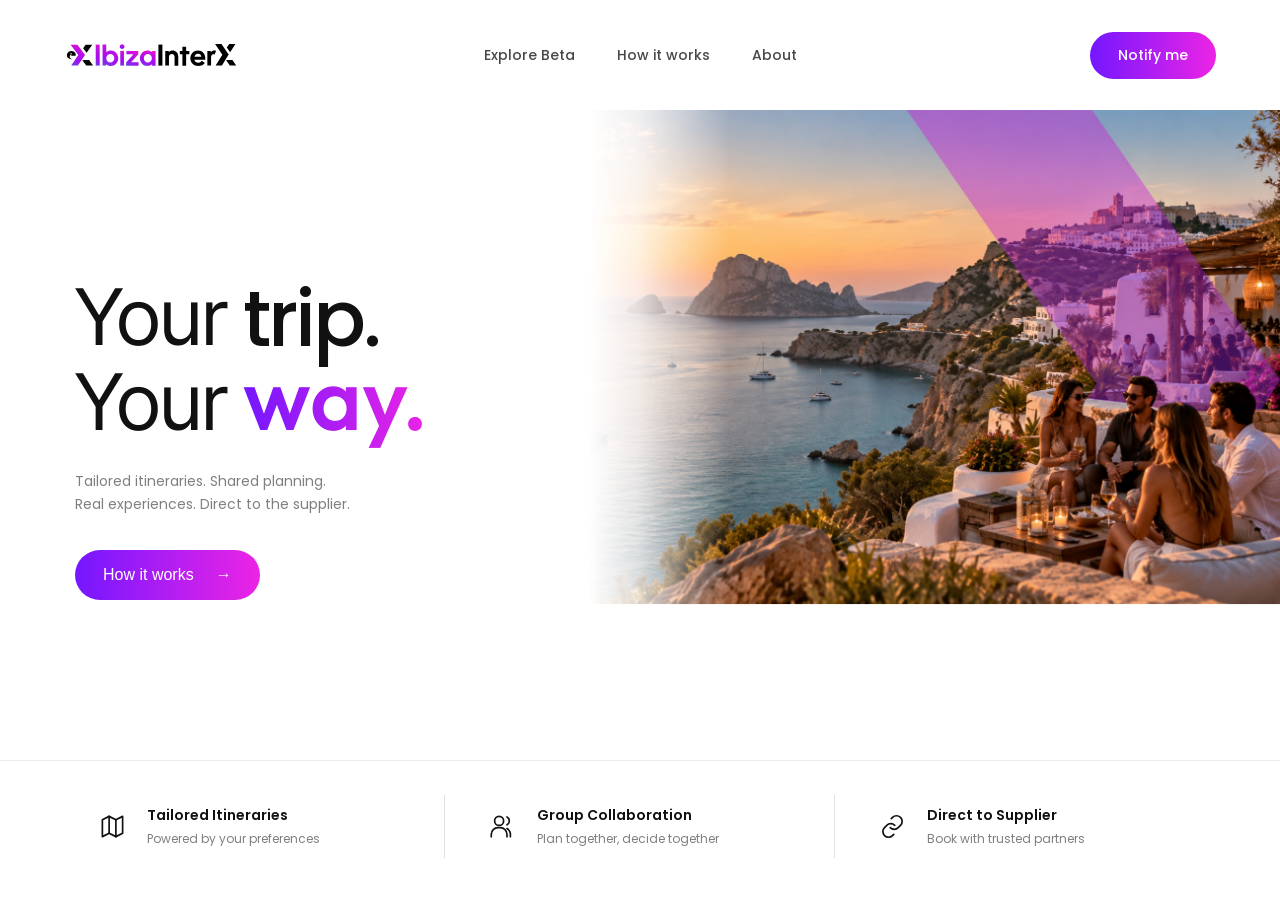
<file: index.html>
<!DOCTYPE html>
<html lang="en">

<head>
  <meta charset="UTF-8">
  <meta name="viewport" content="width=device-width, initial-scale=1.0">

  <title>IbizaInterX — Coming Soon</title>

  <link rel="icon" type="image/png" href="images/favicon-logo-final.png">

  <link rel="preconnect" href="https://fonts.googleapis.com">
  <link rel="preconnect" href="https://fonts.gstatic.com" crossorigin>
  <link href="https://fonts.googleapis.com/css2?family=Poppins:wght@400;500;600&display=swap" rel="stylesheet">
  <link href="https://fonts.googleapis.com/css2?family=Inter+Tight:wght@300;400;600;700&display=swap" rel="stylesheet">
  <link href="https://fonts.googleapis.com/css2?family=Outfit:wght@300;400;600;700&display=swap" rel="stylesheet">
  <link href="https://fonts.googleapis.com/css2?family=Inter:wght@400;500&display=swap" rel="stylesheet">

  <link rel="stylesheet" href="css/style.css">
</head>

<body>

  <div class="home-loader" id="homeLoader">

  <img
    src="images/logo.svg"
    alt="IbizaInterX"
    class="home-loader-logo"
  >

  <div class="home-loader-line">
    <div></div>
  </div>

</div>

<header class="navbar">

  <a href="index.html" class="logo">
    <img src="images/logo.svg" alt="IbizaInterX">
  </a>

  <!-- DESKTOP NAV -->
<nav class="desktop-nav">
  <button type="button" class="beta-link beta-open">
  Explore Beta
</button>

  <a href="how-it-works.html">How it works</a>
  <a href="about.html">About</a>
</nav>

  <button type="button" class="nav-button beta-open">
  Notify me
  </button>

  <!-- MOBILE MENU BUTTON -->
  <button
    class="menu-toggle"
    aria-label="Open menu"
    aria-expanded="false"
  >
    <span></span>
    <span></span>
    <span></span>
  </button>

  <!-- MOBILE DROPDOWN -->
  <div class="mobile-menu">
    <button type="button" class="beta-link beta-open">
  Explore Beta
</button>
    <a href="how-it-works.html">How it works</a>
    <a href="about.html">About</a>

<button
  type="button"
  class="mobile-notify beta-open"
>
  Notify me
</button>
  </div>

</header>

<main class="hero">

  <div class="hero-content">
<h1 class="hero-title">
  <span class="thin">Your</span> <span class="bold">trip.</span><br>
  <span class="thin">Your</span> <span class="gradient-text">way.</span>
</h1>

<p>
  Tailored itineraries. Shared planning.<br>
  Real experiences. Direct to the supplier.
</p>

    <a href="how-it-works.html" class="hero-button">
      How it works
      <span>→</span>
    </a>
  </div>

<div class="hero-image">
  <img src="images/hero.png" alt="Ibiza">
</div>

</main>
<section class="feature-strip">

  <div class="feature-item">
    <div class="feature-icon">
      <svg viewBox="0 0 24 24" aria-hidden="true">
        <path d="M9 18l-6 3V6l6-3 6 3 6-3v15l-6 3-6-3z"></path>
        <path d="M9 3v15"></path>
        <path d="M15 6v15"></path>
      </svg>
    </div>

    <div class="feature-text">
      <h3>Tailored Itineraries</h3>
      <p>Powered by your preferences</p>
    </div>
  </div>


  <div class="feature-item">
    <div class="feature-icon">
      <svg viewBox="0 0 24 24" aria-hidden="true">
        <circle cx="9" cy="7" r="4"></circle>
        <path d="M2 21v-2a6 6 0 0 1 6-6h2a6 6 0 0 1 6 6v2"></path>
        <path d="M16 3.5a4 4 0 0 1 0 7"></path>
        <path d="M19 21v-2a6 6 0 0 0-3-5.2"></path>
      </svg>
    </div>

    <div class="feature-text">
      <h3>Group Collaboration</h3>
      <p>Plan together, decide together</p>
    </div>
  </div>


  <div class="feature-item">
    <div class="feature-icon">
      <svg viewBox="0 0 24 24" aria-hidden="true">
        <path d="M10 13a5 5 0 0 0 7.1 0l2-2a5 5 0 0 0-7.1-7.1l-1.1 1.1"></path>
        <path d="M14 11a5 5 0 0 0-7.1 0l-2 2A5 5 0 0 0 12 20.1l1.1-1.1"></path>
      </svg>
    </div>

    <div class="feature-text">
      <h3>Direct to Supplier</h3>
      <p>Book with trusted partners</p>
    </div>
  </div>

</section>
<div class="beta-modal" id="betaModal">
  <div class="beta-modal-card">

    <button type="button" class="beta-close" id="betaClose">
      ×
    </button>

    <span class="beta-label">IBIZAINTERX BETA</span>

    <h2>Help shape IbizaInterX.</h2>

    <p>
      Join the private beta and test IbizaInterX before launch.
    </p>

    <form class="beta-form">
      <input
        type="email"
        placeholder="Email address"
        required
      >

      <button type="submit">
        Join the beta →
      </button>
    </form>

    <small>
      No spam. Just beta access and important launch updates.
    </small>

  </div>
</div>
  <script src="js/main.js"></script>

</body>

</html>
</file>
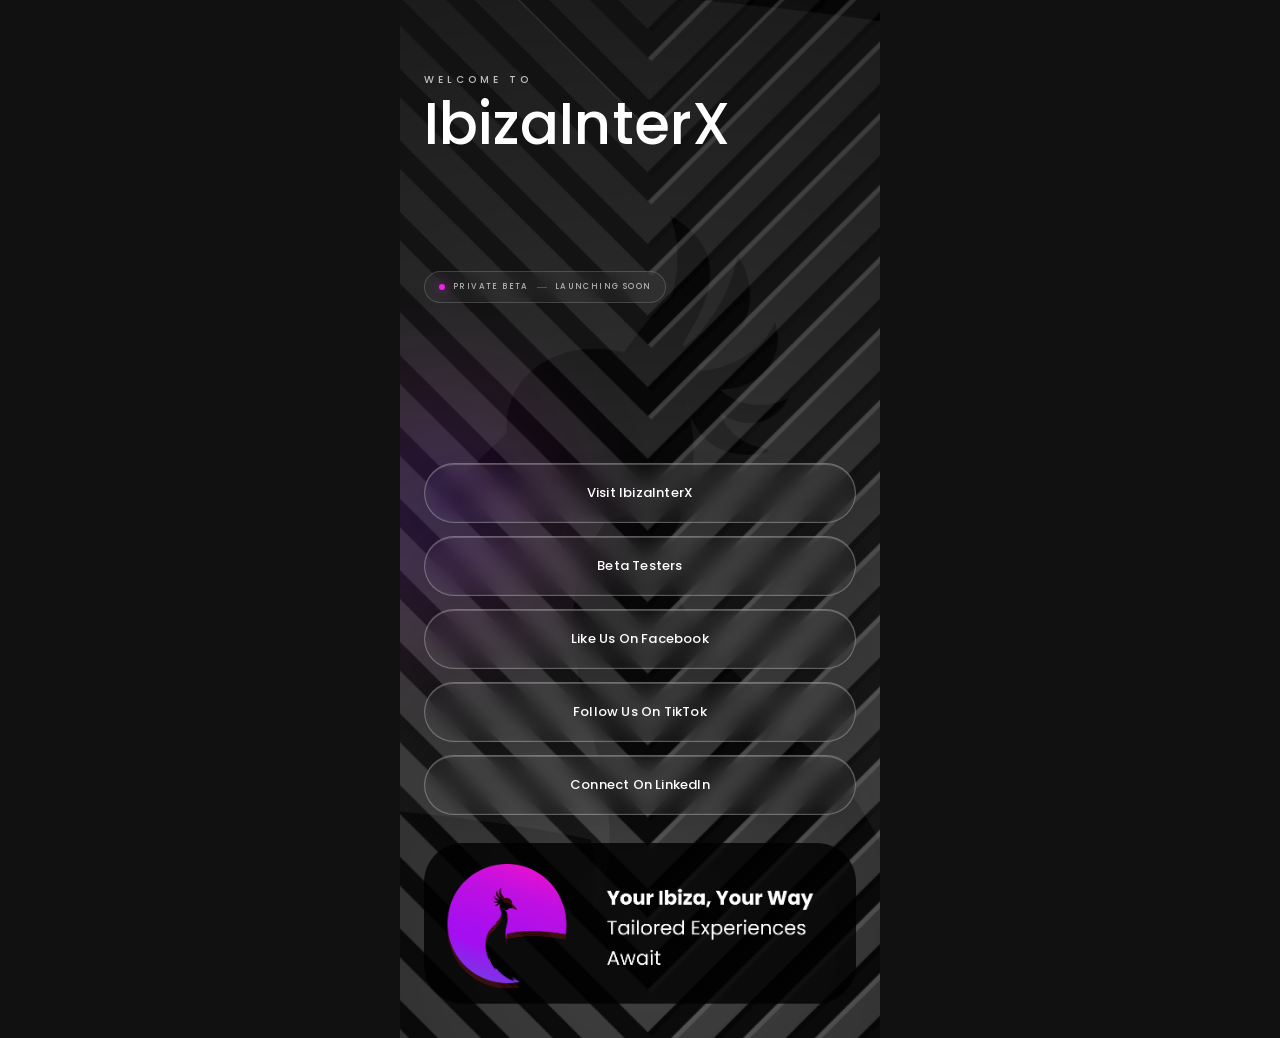
<file: links/index.html>
<!DOCTYPE html>
<html lang="en">

<head>
  <meta charset="UTF-8">
  <meta name="viewport" content="width=device-width, initial-scale=1.0">

  <title>IbizaInterX | Links</title>

  <link rel="icon" type="image/png" href="../images/favicon-logo-final.png">

  <link rel="preconnect" href="https://fonts.googleapis.com">
  <link rel="preconnect" href="https://fonts.gstatic.com" crossorigin>

  <link
    href="https://fonts.googleapis.com/css2?family=Inter+Tight:wght@400;500;600&family=Poppins:wght@400;500;600&display=swap"
    rel="stylesheet"
  >

  <link rel="stylesheet" href="../css/style.css">
</head>

<body class="bio-body">

  <main class="bio-page">

    <div class="bio-loader" id="bioLoader">

  <img
    src="../images/white-logo.svg"
    alt="IbizaInterX"
    class="bio-loader-logo"
  >

  <div class="bio-loader-line">
    <div></div>
  </div>

</div>

    <!-- TOP TEXT -->

    <div class="bio-heading">

      <span>WELCOME TO</span>

      <h1>IbizaInterX</h1>

    </div>

    <div class="bio-status">
  <span class="bio-status-dot"></span>
  PRIVATE BETA
  <span class="bio-status-line"></span>
  LAUNCHING SOON
</div>


    <!-- LINKS -->

    <div class="bio-links">

<a
  href="https://ibizainterx.com"
  class="bio-button"
>
  Visit IbizaInterX

</a>

<button
  type="button"
  class="bio-button beta-open"
>
  Beta Testers
</button>

      <a
        href="https://www.facebook.com/ibizainterxofficial"
        target="_blank"
        rel="noopener"
        class="bio-button"
      >
        Like Us On Facebook

      </a>


      <a
        href="https://www.tiktok.com/@ibizainterx"
        target="_blank"
        rel="noopener"
        class="bio-button"
      >
        Follow Us On TikTok
        
      </a>


      <a
        href="https://www.linkedin.com/company/ibizainterx"
        target="_blank"
        rel="noopener"
        class="bio-button"
      >
        Connect On LinkedIn
        
      </a>

    </div>


    <!-- BOTTOM CARD -->

<div class="bio-bottom">
  <img
    src="../images/bottom-link-in-bio.png"
    alt="IbizaInterX"
  >
</div>

  </main>


  <!-- BETA POPUP -->

  <div class="beta-modal" id="betaModal">

    <div class="beta-modal-card">

      <button
        type="button"
        class="beta-close"
        id="betaClose"
        aria-label="Close"
      >
        ×
      </button>

      <span class="beta-label">
        IBIZAINTERX BETA
      </span>

      <h2>Help shape IbizaInterX.</h2>

      <p>
        Join the private beta and test IbizaInterX before launch.
      </p>

      <form class="beta-form">

        <input
          type="email"
          placeholder="Email address"
          required
        >

        <button type="submit">
          Join the beta →
        </button>

      </form>

      <small>
        No spam. Just beta access and important launch updates.
      </small>

    </div>

  </div>


  <script src="../js/main.js"></script>

</body>

</html>
</file>
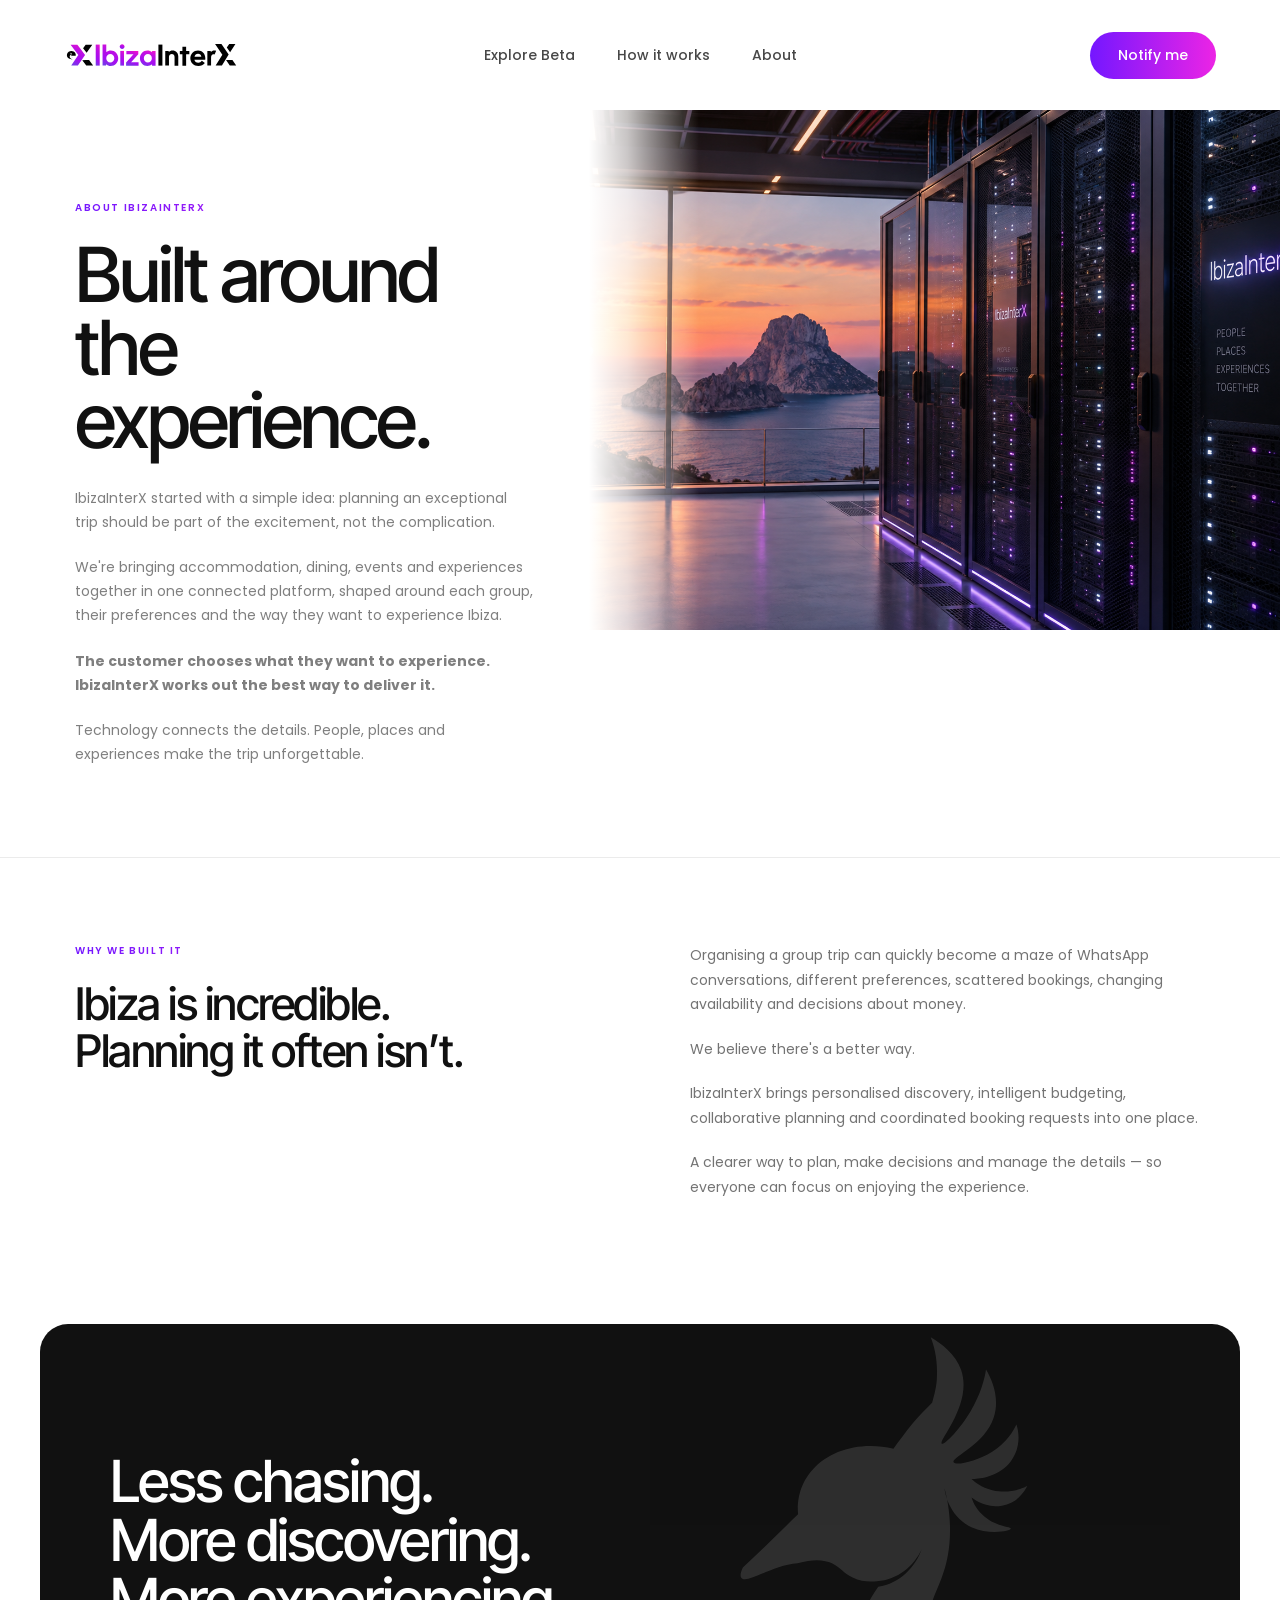
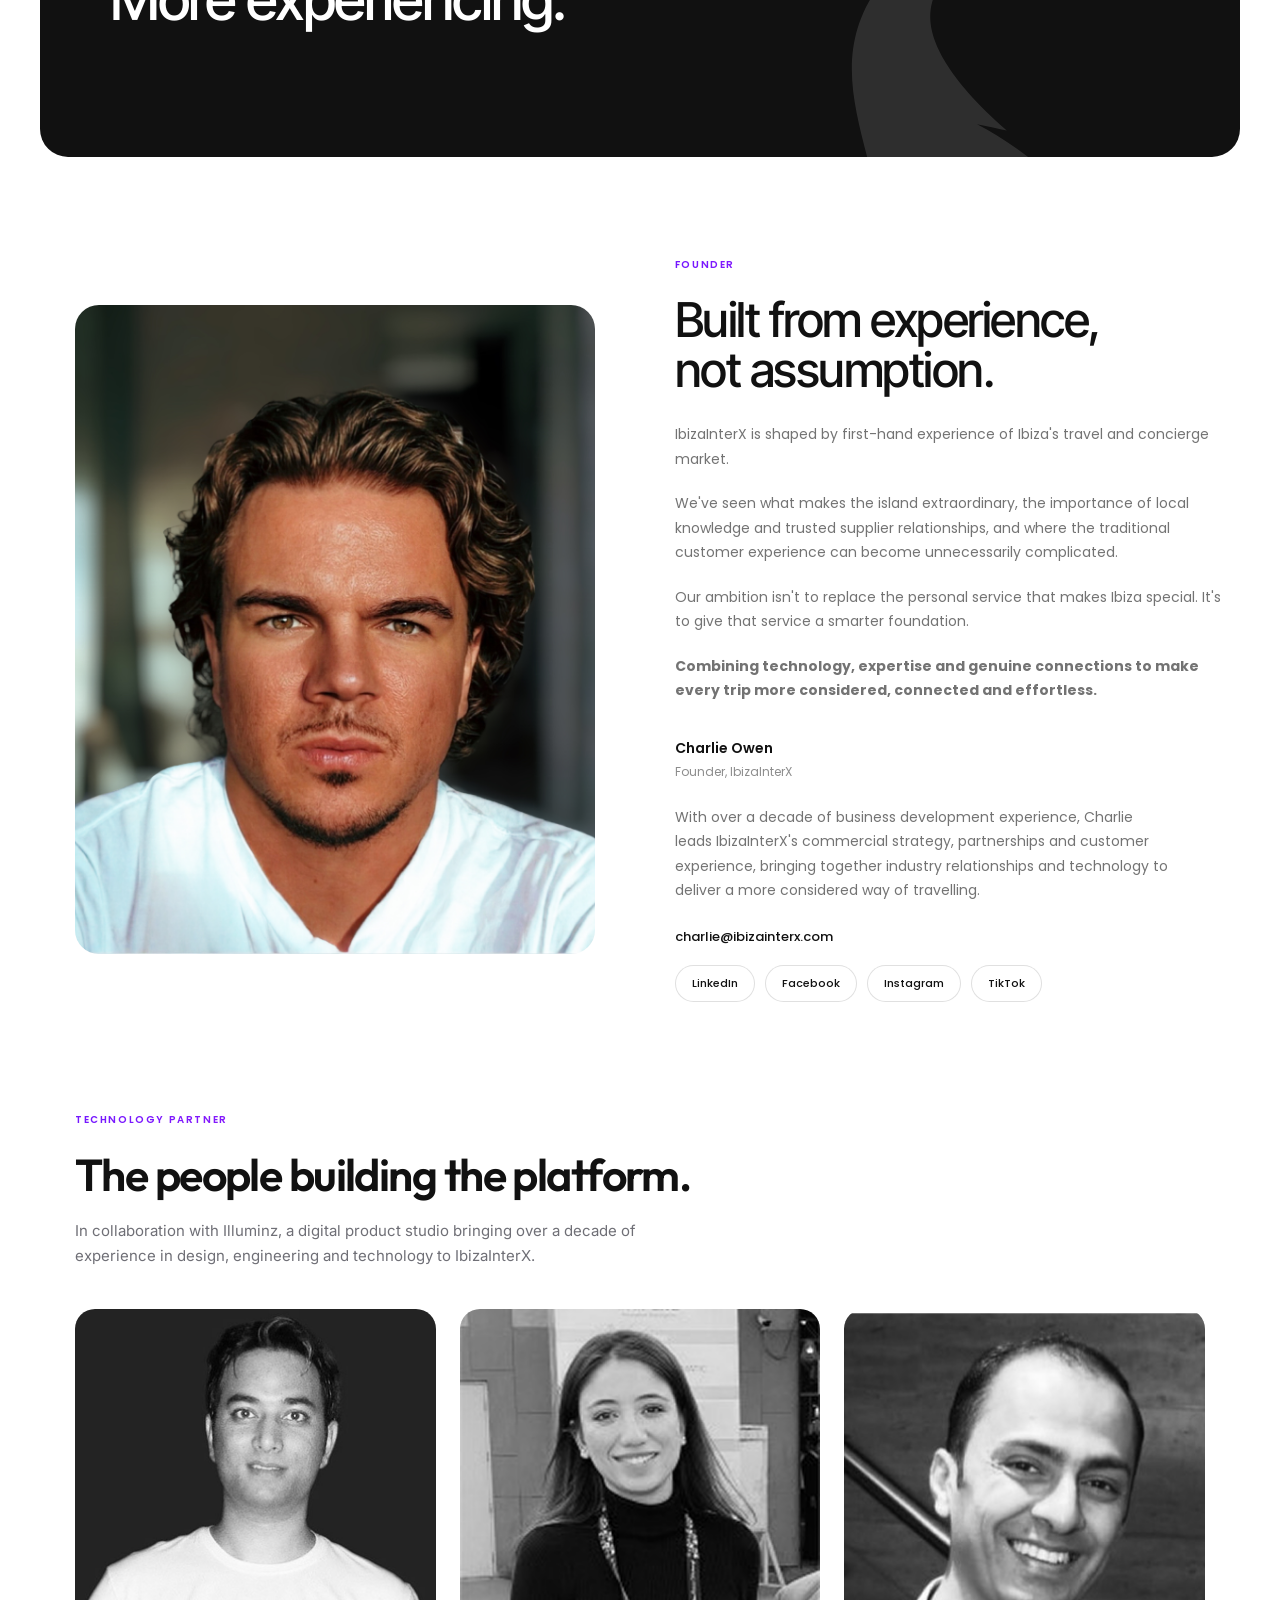
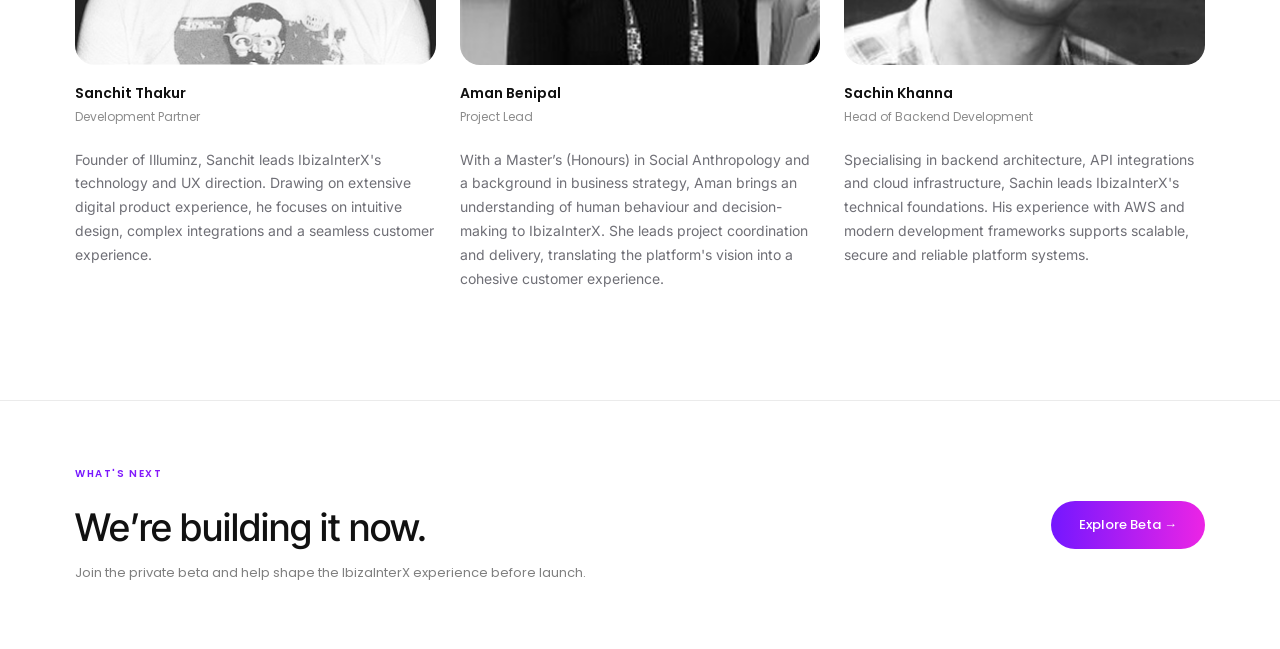
<file: about.html>
<!DOCTYPE html>
<html lang="en">

<head>

  <meta charset="UTF-8">

  <meta
    name="viewport"
    content="width=device-width, initial-scale=1.0"
  >

  <title>About — IbizaInterX</title>

  <link rel="icon" type="image/png" href="images/favicon-logo-final.png">

  <!-- FONTS -->
  <link rel="preconnect" href="https://fonts.googleapis.com">
  <link rel="preconnect" href="https://fonts.gstatic.com" crossorigin>

  <link
    href="https://fonts.googleapis.com/css2?family=Inter:wght@400;500&family=Inter+Tight:wght@300;400;500;600;700&family=Outfit:wght@300;400;500;600;700&family=Poppins:wght@400;500;600&display=swap"
    rel="stylesheet"
  >

  <!-- MAIN CSS — EXISTING STYLESHEET UNCHANGED -->
  <link rel="stylesheet" href="css/style.css">

  <!-- PAGE-SPECIFIC STYLES: FOUNDER SECTION AND GLOBAL CSS REMAIN UNCHANGED -->
  <style>
    /* Give WHY WE BUILT IT the same purple accent as the other eyebrow labels. */
    .about-page .about-story-heading .about-label {
      color: #A307D6;
    }

    /* Consistent spacing between the four About introduction paragraphs. */
    .about-page .about-hero-copy p + p {
      margin-top: 22px;
    }

    /* Extra breathing room after Charlie's job title. */
    .founder-content .founder-short-bio {
      margin: 24px 0 24px;
    }

    /* Same biography typography for the Founder and all Technology Partners. */
    .founder-short-bio {
      max-width: 55ch;
      font-family: 'Inter', sans-serif;
      font-size: 14px;
      line-height: 1.7;
      color: #6f6f76;
    }

    /* The section also has the existing 'founder-section' class in the HTML.
       That reuses the SAME width, horizontal padding, and responsive margins
       as the original Founder section instead of inventing a narrower width. */
    .technology-partner-section {
      display: block;
      box-sizing: border-box;
    }

    .technology-partner-section,
    .technology-partner-section * {
      box-sizing: border-box;
    }

    .technology-partner-heading {
      margin-bottom: 40px;
    }

    .technology-partner-heading h2 {
      margin: 14px 0 0;
      font-family: 'Outfit', sans-serif;
      font-size: clamp(32px, 3.5vw, 48px);
      font-weight: 600;
      line-height: 1.12;
      letter-spacing: -0.035em;
      color: #111111;
    }

    .technology-partner-intro {
      max-width: 70ch;
      margin: 18px 0 0;
      font-family: 'Inter', sans-serif;
      font-size: 15px;
      line-height: 1.7;
      color: #6f6f76;
    }

    .technology-partner-grid {
      display: grid;
      grid-template-columns: repeat(3, minmax(0, 1fr));
      gap: 24px;
    }

    .technology-partner-profile {
      min-width: 0;
    }

    .technology-partner-photo,
    .technology-partner-photo-placeholder {
      display: block;
      width: 100%;
      aspect-ratio: 358 / 353;
      border-radius: 20px;
      object-fit: cover;
      object-position: center;
    }

    .technology-partner-photo {
      filter: grayscale(100%);
    }

    .technology-partner-photo[hidden] {
      display: none;
    }

    .technology-partner-photo-placeholder {
      display: flex;
      align-items: center;
      justify-content: center;
      background: #f2f2f2;
      color: #777777;
      font-family: 'Outfit', sans-serif;
      font-size: 38px;
      font-weight: 500;
    }

    .technology-partner-photo-placeholder[hidden] {
      display: none;
    }

    /* Reuse .founder-name: exact same names and role styling as Charlie's. */
    .technology-partner-profile .founder-name {
      margin-top: 18px;
    }

    .technology-partner-profile .founder-short-bio {
      margin: 22px 0 0;
      max-width: none;
    }

    @media (max-width: 760px) {
      .technology-partner-heading {
        margin-bottom: 28px;
      }

      .technology-partner-grid {
        grid-template-columns: 1fr;
        gap: 40px;
      }
    }
  </style>

</head>


<body>


<!-- =====================================
     HEADER — UNCHANGED
===================================== -->

<header class="navbar">

  <a href="index.html" class="logo">
    <img src="images/logo.svg" alt="IbizaInterX">
  </a>

  <!-- DESKTOP NAV -->
  <nav class="desktop-nav">

    <button
      type="button"
      class="beta-link beta-open"
    >
      Explore Beta
    </button>

    <a href="how-it-works.html">
      How it works
    </a>

    <a href="about.html">
      About
    </a>

  </nav>


  <button type="button" class="nav-button beta-open">
    Notify me
  </button>


  <!-- MOBILE MENU BUTTON -->
  <button
    class="menu-toggle"
    aria-label="Open menu"
    aria-expanded="false"
  >
    <span></span>
    <span></span>
    <span></span>
  </button>


  <!-- MOBILE MENU -->
  <div class="mobile-menu">

    <button
      type="button"
      class="beta-link beta-open"
    >
      Explore Beta
    </button>

    <a href="how-it-works.html">
      How it works
    </a>

    <a href="about.html">
      About
    </a>

    <button
      type="button"
      class="mobile-notify beta-open"
    >
      Notify me
    </button>

  </div>

</header>


<!-- =====================================
     ABOUT PAGE
===================================== -->

<main class="about-page">


  <!-- INTRO — APPROVED COPY -->
  <section class="about-hero">

    <div class="about-hero-copy">

      <span class="about-label">
        ABOUT IBIZAINTERX
      </span>

      <h1>
        Built around the<br>
        experience.
      </h1>

      <p>
        IbizaInterX started with a simple idea: planning an exceptional trip
        should be part of the excitement, not the complication.
      </p>

      <p>
        We're bringing accommodation, dining, events and experiences together
        in one connected platform, shaped around each group, their preferences
        and the way they want to experience Ibiza.
      </p>

      <p>
        <strong>The customer chooses what they want to experience.
        IbizaInterX works out the best way to deliver it.</strong>
      </p>

      <p>
        Technology connects the details. People, places and experiences
        make the trip unforgettable.
      </p>

    </div>


    <div class="about-hero-image">

      <img
        src="images/about-tech-ibiza.png"
        alt="IbizaInterX technology and Ibiza"
      >

    </div>

  </section>


  <!-- WHY WE BUILT IT — APPROVED COPY -->
  <section class="about-story">

    <div class="about-story-heading">

      <span class="about-label">
        WHY WE BUILT IT
      </span>

      <h2>
        Ibiza is incredible.<br>
        Planning it often isn’t.
      </h2>

    </div>


    <div class="about-story-copy">

      <p>
        Organising a group trip can quickly become a maze of WhatsApp
        conversations, different preferences, scattered bookings,
        changing availability and decisions about money.
      </p>

      <p>
        We believe there's a better way.
      </p>

      <p>
        IbizaInterX brings personalised discovery, intelligent budgeting,
        collaborative planning and coordinated booking requests into one place.
      </p>

      <p>
        A clearer way to plan, make decisions and manage the details —
        so everyone can focus on enjoying the experience.
      </p>

    </div>

  </section>


  <!-- BRAND MOMENT — UNCHANGED -->
  <section class="about-statement">

    <div class="about-statement-text">
      <h2>
        Less chasing.<br>
        More discovering.<br>
        More experiencing.
      </h2>
    </div>

    <div class="about-statement-visual">
      <img
        src="images/peacock-head.svg"
        alt=""
        class="about-peacock"
      >
    </div>

  </section>


  <!-- FOUNDER — EXISTING STRUCTURE, APPROVED COPY -->
  <section class="founder-section">

    <div class="founder-image">

      <img
        src="images/profile-photo.jpeg"
        alt="Founder of IbizaInterX"
      >

    </div>


    <div class="founder-content">

      <span class="about-label">
        FOUNDER
      </span>

      <h2>
        Built from experience,<br>
        not assumption.
      </h2>

      <p>
        IbizaInterX is shaped by first-hand experience of Ibiza's travel
        and concierge market.
      </p>

      <p>
        We've seen what makes the island extraordinary, the importance of
        local knowledge and trusted supplier relationships, and where the
        traditional customer experience can become unnecessarily complicated.
      </p>

      <p>
        Our ambition isn't to replace the personal service that makes Ibiza
        special. It's to give that service a smarter foundation.
      </p>

      <p>
        <strong>Combining technology, expertise and genuine connections to make
        every trip more considered, connected and effortless.</strong>
      </p>

      <div class="founder-name">

        <strong>
          Charlie Owen
        </strong>

        <span>
          Founder, IbizaInterX
        </span>

      </div>


      <p class="founder-short-bio">
        With over a decade of business development experience, Charlie leads
        IbizaInterX's commercial strategy, partnerships and customer experience,
        bringing together industry relationships and technology to deliver
        a more considered way of travelling.
      </p>

      <div class="founder-contact">

        <a
          href="mailto:charlie@ibizainterx.com"
          class="founder-email"
        >
          charlie@ibizainterx.com
        </a>


        <div class="founder-socials">

          <a
            href="https://www.linkedin.com/in/charlieowen-commercial/"
            target="_blank"
            rel="noopener"
            class="social-button"
          >
            LinkedIn
          </a>

          <a
            href="https://www.facebook.com/ibizainterxofficial"
            target="_blank"
            rel="noopener"
            class="social-button"
          >
            Facebook
          </a>

          <a
            href="https://www.instagram.com/ibizainterx"
            target="_blank"
            rel="noopener"
            class="social-button"
          >
            Instagram
          </a>

          <a
            href="https://www.tiktok.com/@ibizainterx"
            target="_blank"
            rel="noopener"
            class="social-button"
          >
            TikTok
          </a>

        </div>

      </div>

    </div>

  </section>


  <!-- TECHNOLOGY PARTNER: SAME OUTER CONTAINER AS THE FOUNDER SECTION -->
  <section class="founder-section technology-partner-section" aria-labelledby="technology-partner-title">

    <div class="technology-partner-heading">
      <span class="about-label">TECHNOLOGY PARTNER</span>
      <h2 id="technology-partner-title">The people building the platform.</h2>
      <p class="technology-partner-intro">
        In collaboration with Illuminz, a digital product studio bringing over
        a decade of experience in design, engineering and technology to IbizaInterX.
      </p>
    </div>

    <div class="technology-partner-grid">

      <article class="technology-partner-profile">
        <img
          class="technology-partner-photo"
          src="images/sanchit-thakur.png"
          data-image-basenames="sanchit-thakur"
          alt="Sanchit Thakur"
          loading="lazy"
          decoding="async"
        >
        <div class="technology-partner-photo-placeholder" hidden aria-label="Sanchit Thakur photo unavailable">ST</div>
        <div class="founder-name">
          <strong>Sanchit Thakur</strong>
          <span>Development Partner</span>
        </div>
        <p class="founder-short-bio">
          Founder of Illuminz, Sanchit leads IbizaInterX's technology and UX direction.
          Drawing on extensive digital product experience, he focuses on intuitive
          design, complex integrations and a seamless customer experience.
        </p>
      </article>

      <article class="technology-partner-profile">
        <img
          class="technology-partner-photo"
          src="images/aman-kaur.png"
          data-image-basenames="aman-kaur,aman-benipal"
          alt="Aman Benipal"
          loading="lazy"
          decoding="async"
        >
        <div class="technology-partner-photo-placeholder" hidden aria-label="Aman Benipal photo unavailable">AB</div>
        <div class="founder-name">
          <strong>Aman Benipal</strong>
          <span>Project Lead</span>
        </div>
        <p class="founder-short-bio">
          With a Master’s (Honours) in Social Anthropology and a background in
          business strategy, Aman brings an understanding of human behaviour
          and decision-making to IbizaInterX. She leads project coordination
          and delivery, translating the platform's vision into a cohesive customer experience.
        </p>
      </article>

      <article class="technology-partner-profile">
        <img
          class="technology-partner-photo"
          src="images/sanchin-khanna.png"
          data-image-basenames="sanchin-khanna,sachin-khanna"
          alt="Sachin Khanna"
          loading="lazy"
          decoding="async"
        >
        <div class="technology-partner-photo-placeholder" hidden aria-label="Sachin Khanna photo unavailable">SK</div>
        <div class="founder-name">
          <strong>Sachin Khanna</strong>
          <span>Head of Backend Development</span>
        </div>
        <p class="founder-short-bio">
          Specialising in backend architecture, API integrations and cloud
          infrastructure, Sachin leads IbizaInterX's technical foundations.
          His experience with AWS and modern development frameworks supports
          scalable, secure and reliable platform systems.
        </p>
      </article>

    </div>

  </section>


  <!-- FINAL CTA — UNCHANGED -->
  <section class="about-cta">

    <div>

      <span class="about-label">
        WHAT'S NEXT
      </span>

      <h2>
        We’re building it now.
      </h2>

      <p>
        Join the private beta and help shape the IbizaInterX experience
        before launch.
      </p>

    </div>


    <button
      type="button"
      class="about-beta-button beta-open"
    >
      Explore Beta →
    </button>

  </section>

</main>


<!-- =====================================
     BETA POPUP — UNCHANGED
===================================== -->

<div class="beta-modal" id="betaModal">

  <div class="beta-modal-card">

    <button
      type="button"
      class="beta-close"
      id="betaClose"
      aria-label="Close"
    >
      ×
    </button>

    <span class="beta-label">
      IBIZAINTERX BETA
    </span>

    <h2>
      Help shape IbizaInterX.
    </h2>

    <p>
      Join the private beta and test IbizaInterX before launch.
    </p>

    <form class="beta-form">

      <input
        type="email"
        placeholder="Email address"
        required
      >

      <button type="submit">
        Join the beta →
      </button>

    </form>

    <small>
      No spam. Just beta access and important launch updates.
    </small>

  </div>

</div>


<!-- EXISTING JAVASCRIPT -->
<script src="js/main.js"></script>

<!-- PHOTO FALLBACKS: SUPPORT PNG, WebP, JPEG & AMAN'S OLD/NEW SURNAMES -->
<script>
  document.querySelectorAll('img[data-image-basenames]').forEach(function (photo) {
    const baseNames = photo.dataset.imageBasenames.split(',');
    const extensions = ['png', 'webp', 'jpg', 'jpeg', 'PNG', 'JPG', 'JPEG'];
    const candidates = [];

    baseNames.forEach(function (baseName) {
      extensions.forEach(function (extension) {
        candidates.push('images/' + baseName.trim() + '.' + extension);
      });
    });

    let current = candidates.indexOf(photo.getAttribute('src'));
    if (current < 0) current = 0;

    function tryNextImage() {
      current += 1;
      if (current < candidates.length) {
        photo.src = candidates[current];
      } else {
        photo.hidden = true;
        const placeholder = photo.nextElementSibling;
        if (placeholder) placeholder.hidden = false;
      }
    }

    photo.addEventListener('error', tryNextImage);

    // Also handle images that failed before the listener was attached.
    if (photo.complete && photo.naturalWidth === 0) {
      tryNextImage();
    }
  });
</script>

</body>

</html>
</file>
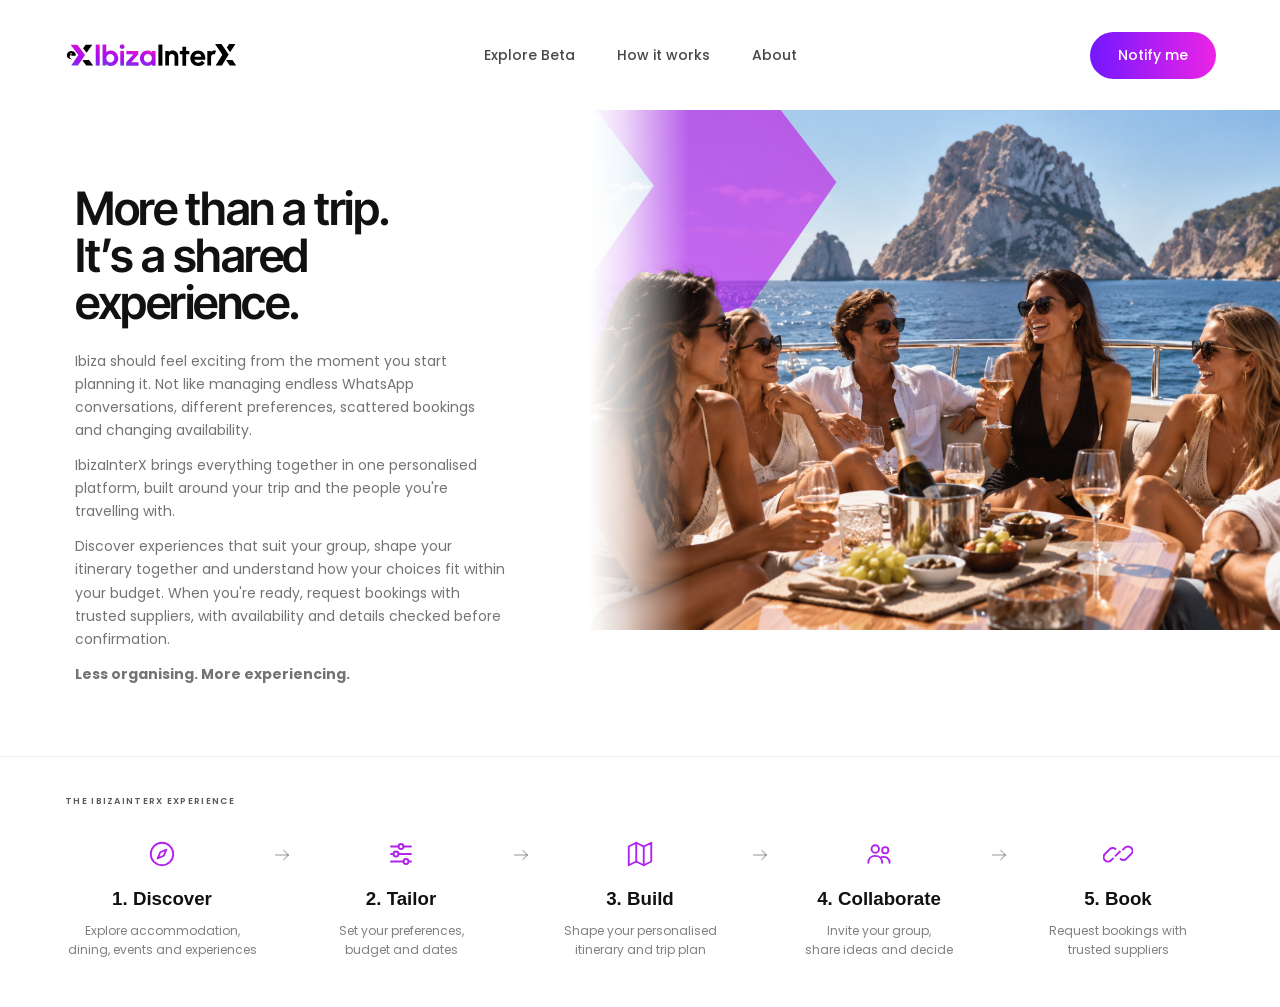
<file: how-it-works.html>
<!DOCTYPE html>
<html lang="en">
<head>
  <meta charset="UTF-8">
  <meta name="viewport" content="width=device-width, initial-scale=1.0">
  <title>How it works — IbizaInterX</title>
  <link rel="icon" type="image/png" href="images/favicon-logo-final.png">

  <!-- FONTS -->
  <link rel="preconnect" href="https://fonts.googleapis.com">
  <link rel="preconnect" href="https://fonts.gstatic.com" crossorigin>
  <link
    href="https://fonts.googleapis.com/css2?family=Inter:wght@400;500&family=Inter+Tight:wght@300;400;500;600;700&family=Outfit:wght@300;400;500;600;700&family=Poppins:wght@400;500;600&display=swap"
    rel="stylesheet"
  >

  <!-- EXISTING SITE STYLES -->
  <link rel="stylesheet" href="css/style.css">

  <!-- HOW IT WORKS: spacing only; preserves the existing design system -->
  <style>
    /* Regular paragraph spacing: keep the original gap after the heading. */
    .how-page .how-hero-content > p {
      margin-bottom: 0;
    }

    .how-page .how-hero-content > p + p {
      margin-top: 12px;
    }

    /* Consistent space between the five step headings and descriptions. */
    .how-page .experience .experience-step h3 {
      margin-bottom: 12px;
    }

    .how-page .experience .experience-step h3 + p {
      margin-top: 0;
    }
  </style>
</head>
<body>

<!-- =====================================
     HEADER — UNCHANGED
===================================== -->
<header class="navbar">
  <a href="index.html" class="logo">
    <img src="images/logo.svg" alt="IbizaInterX">
  </a>

  <!-- DESKTOP NAV -->
  <nav class="desktop-nav">
    <button type="button" class="beta-link beta-open">Explore Beta</button>
    <a href="how-it-works.html">How it works</a>
    <a href="about.html">About</a>
  </nav>

  <button type="button" class="nav-button beta-open">Notify me</button>

  <!-- MOBILE MENU BUTTON -->
  <button class="menu-toggle" aria-label="Open menu" aria-expanded="false">
    <span></span>
    <span></span>
    <span></span>
  </button>

  <!-- MOBILE MENU -->
  <div class="mobile-menu">
    <button type="button" class="beta-link beta-open">Explore Beta</button>
    <a href="how-it-works.html">How it works</a>
    <a href="about.html">About</a>
    <button type="button" class="mobile-notify beta-open">Notify me</button>
  </div>
</header>

<!-- =====================================
     HOW IT WORKS
===================================== -->
<main class="how-page">

  <!-- HERO -->
  <section class="how-hero">
    <div class="how-hero-content">
      <h1>
        More than a trip.<br>
        It’s a shared experience.
      </h1>

      <p>
        Ibiza should feel exciting from the moment you start planning it.
        Not like managing endless WhatsApp conversations, different preferences,
        scattered bookings and changing availability.
      </p>

      <p>
        IbizaInterX brings everything together in one personalised platform,
        built around your trip and the people you're travelling with.
      </p>

      <p>
        Discover experiences that suit your group, shape your itinerary together
        and understand how your choices fit within your budget. When you're ready,
        request bookings with trusted suppliers, with availability and details
        checked before confirmation.
      </p>

      <p><strong>Less organising. More experiencing.</strong></p>
    </div>

    <div class="how-hero-image">
      <img src="images/hero-2.png" alt="Ibiza experience">
    </div>
  </section>

  <!-- =====================================
       EXPERIENCE — SAME FIVE-STEP LAYOUT
  ===================================== -->
  <section class="experience" id="experience">
    <span class="experience-label">THE IBIZAINTERX EXPERIENCE</span>

    <div class="experience-steps">
      <!-- 1. DISCOVER -->
      <div class="experience-step">
        <div class="step-icon">
          <svg viewBox="0 0 24 24" aria-hidden="true">
            <circle cx="12" cy="12" r="9"></circle>
            <path d="M15.5 8.5L13.4 13.4L8.5 15.5L10.6 10.6L15.5 8.5Z"></path>
          </svg>
        </div>
        <h3><span>1.</span> Discover</h3>
        <p>Explore accommodation,<br>dining, events and experiences</p>
      </div>

      <div class="step-arrow">
        <svg viewBox="0 0 24 24" aria-hidden="true">
          <path d="M5 12H19"></path>
          <path d="M14 7L19 12L14 17"></path>
        </svg>
      </div>

      <!-- 2. TAILOR -->
      <div class="experience-step">
        <div class="step-icon">
          <svg viewBox="0 0 24 24" aria-hidden="true">
            <path d="M4 6H10"></path>
            <path d="M14 6H20"></path>
            <circle cx="12" cy="6" r="2"></circle>
            <path d="M4 12H6"></path>
            <path d="M10 12H20"></path>
            <circle cx="8" cy="12" r="2"></circle>
            <path d="M4 18H14"></path>
            <path d="M18 18H20"></path>
            <circle cx="16" cy="18" r="2"></circle>
          </svg>
        </div>
        <h3><span>2.</span> Tailor</h3>
        <p>Set your preferences,<br>budget and dates</p>
      </div>

      <div class="step-arrow">
        <svg viewBox="0 0 24 24" aria-hidden="true">
          <path d="M5 12H19"></path>
          <path d="M14 7L19 12L14 17"></path>
        </svg>
      </div>

      <!-- 3. BUILD -->
      <div class="experience-step">
        <div class="step-icon">
          <svg viewBox="0 0 24 24" aria-hidden="true">
            <path d="M3 6L9 3L15 6L21 3V18L15 21L9 18L3 21V6Z"></path>
            <path d="M9 3V18"></path>
            <path d="M15 6V21"></path>
          </svg>
        </div>
        <h3><span>3.</span> Build</h3>
        <p>Shape your personalised<br>itinerary and trip plan</p>
      </div>

      <div class="step-arrow">
        <svg viewBox="0 0 24 24" aria-hidden="true">
          <path d="M5 12H19"></path>
          <path d="M14 7L19 12L14 17"></path>
        </svg>
      </div>

      <!-- 4. COLLABORATE -->
      <div class="experience-step">
        <div class="step-icon">
          <svg viewBox="0 0 24 24" aria-hidden="true">
            <circle cx="9" cy="8" r="3"></circle>
            <circle cx="17" cy="9" r="2.5"></circle>
            <path d="M3.5 19C3.5 15.7 5.8 13.5 9 13.5C12.2 13.5 14.5 15.7 14.5 19"></path>
            <path d="M14 14.5C17.8 13.7 20.5 15.6 20.5 19"></path>
          </svg>
        </div>
        <h3><span>4.</span> Collaborate</h3>
        <p>Invite your group,<br>share ideas and decide</p>
      </div>

      <div class="step-arrow">
        <svg viewBox="0 0 24 24" aria-hidden="true">
          <path d="M5 12H19"></path>
          <path d="M14 7L19 12L14 17"></path>
        </svg>
      </div>

      <!-- 5. BOOK -->
      <div class="experience-step">
        <div class="step-icon">
          <svg viewBox="0 0 24 24" aria-hidden="true">
            <path d="M10 13.5L13.5 10"></path>
            <path d="M8 15.5L6.5 17A3.5 3.5 0 0 1 1.5 12L5 8.5A3.5 3.5 0 0 1 10 8"></path>
            <path d="M14 16A3.5 3.5 0 0 0 19 15.5L22.5 12A3.5 3.5 0 0 0 17.5 7L16 8.5"></path>
          </svg>
        </div>
        <h3><span>5.</span> Book</h3>
        <p>Request bookings with<br>trusted suppliers</p>
      </div>
    </div>
  </section>
</main>

<!-- =====================================
     BETA POPUP — UNCHANGED
===================================== -->
<div class="beta-modal" id="betaModal">
  <div class="beta-modal-card">
    <button type="button" class="beta-close" id="betaClose" aria-label="Close">×</button>
    <span class="beta-label">IBIZAINTERX BETA</span>
    <h2>Help shape IbizaInterX.</h2>
    <p>Join the private beta and test IbizaInterX before launch.</p>
    <form class="beta-form">
      <input type="email" placeholder="Email address" required>
      <button type="submit">Join the beta →</button>
    </form>
    <small>No spam. Just beta access and important launch updates.</small>
  </div>
</div>

<!-- JAVASCRIPT -->
<script src="js/main.js"></script>
</body>
</html>
</file>
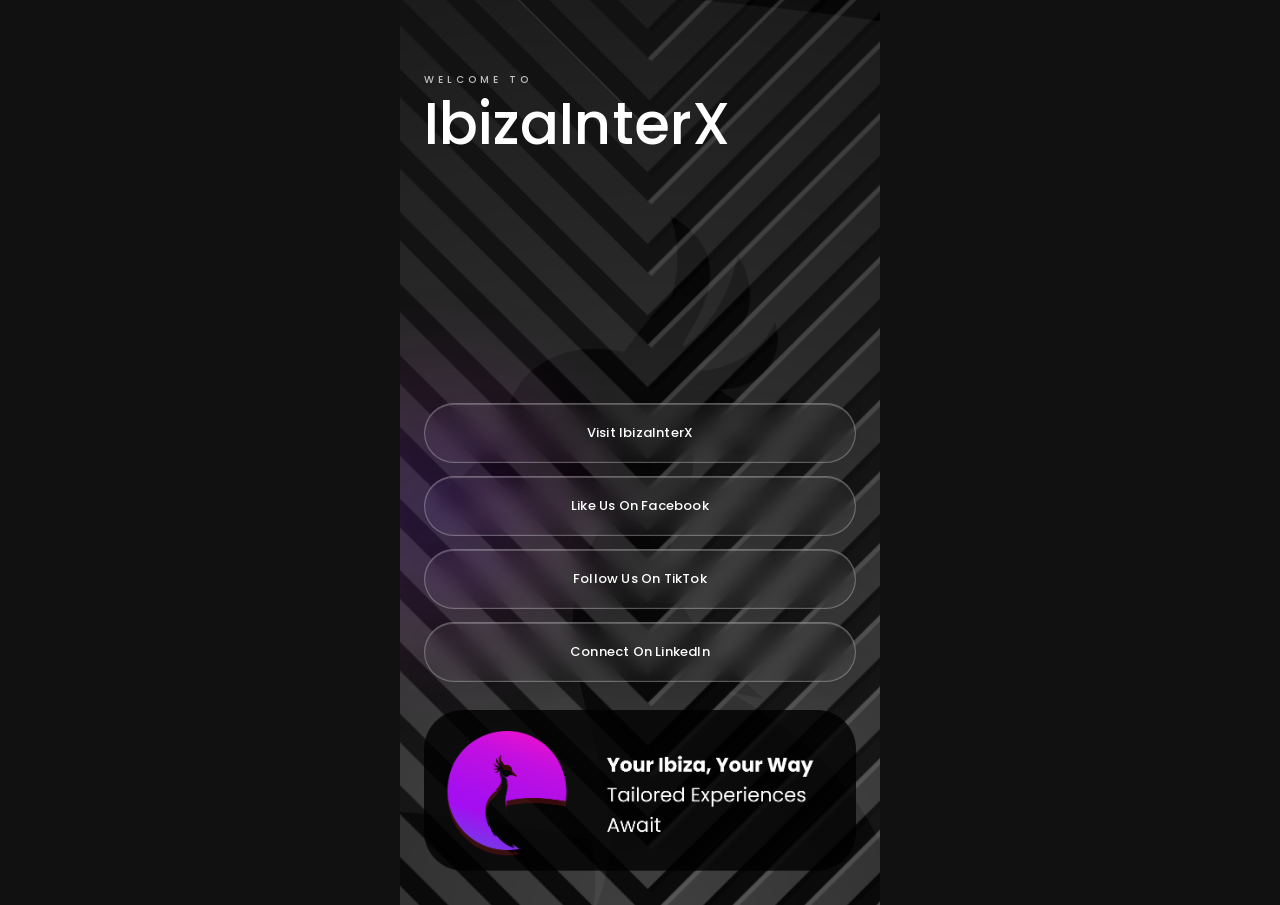
<file: links.html>
<!DOCTYPE html>
<html lang="en">

<head>
  <meta charset="UTF-8">
  <meta name="viewport" content="width=device-width, initial-scale=1.0">

  <title>IbizaInterX | Links</title>

  <link rel="icon" type="image/png" href="images/favicon-logo-final.png">

  <link rel="preconnect" href="https://fonts.googleapis.com">
  <link rel="preconnect" href="https://fonts.gstatic.com" crossorigin>

  <link
    href="https://fonts.googleapis.com/css2?family=Inter+Tight:wght@400;500;600&family=Poppins:wght@400;500;600&display=swap"
    rel="stylesheet"
  >

  <link rel="stylesheet" href="css/style.css">
</head>

<body class="bio-body">

  <main class="bio-page">

    <!-- TOP TEXT -->

    <div class="bio-heading">

      <span>WELCOME TO</span>

      <h1>IbizaInterX</h1>

    </div>


    <!-- LINKS -->

    <div class="bio-links">

<a
  href="https://ibizainterx.com"
  class="bio-button"
>
  Visit IbizaInterX

</a>


      <a
        href="https://www.facebook.com/ibizainterxofficial"
        target="_blank"
        rel="noopener"
        class="bio-button"
      >
        Like Us On Facebook

      </a>


      <a
        href="https://www.tiktok.com/@ibizainterx"
        target="_blank"
        rel="noopener"
        class="bio-button"
      >
        Follow Us On TikTok
        
      </a>


      <a
        href="https://www.linkedin.com/company/ibizainterx"
        target="_blank"
        rel="noopener"
        class="bio-button"
      >
        Connect On LinkedIn
        
      </a>

    </div>


    <!-- BOTTOM CARD -->

<div class="bio-bottom">
  <img
    src="images/bottom-link-in-bio.png"
    alt="IbizaInterX"
  >
</div>

  </main>


  <!-- BETA POPUP -->

  <div class="beta-modal" id="betaModal">

    <div class="beta-modal-card">

      <button
        type="button"
        class="beta-close"
        id="betaClose"
        aria-label="Close"
      >
        ×
      </button>

      <span class="beta-label">
        IBIZAINTERX BETA
      </span>

      <h2>Help shape IbizaInterX.</h2>

      <p>
        Join the private beta and test IbizaInterX before launch.
      </p>

      <form class="beta-form">

        <input
          type="email"
          placeholder="Email address"
          required
        >

        <button type="submit">
          Join the beta →
        </button>

      </form>

      <small>
        No spam. Just beta access and important launch updates.
      </small>

    </div>

  </div>


  <script src="js/main.js"></script>

</body>

</html>
</file>
<file: css/style.css>
.logo img {
  width: 155px;
  height: auto;
  display: block;
}
* {
  margin: 0;
  padding: 0;
  box-sizing: border-box;
}

body {
  font-family: Arial, Helvetica, sans-serif;
  background: #ffffff;
  color: #111;
}

.navbar {
  width: 100%;
  height: 110px;
  display: grid;
  grid-template-columns: 1fr auto 1fr;
  align-items: center;
  padding: 0 64px;
  background: #ffffff;
  position: relative;
  z-index: 10;
}

.logo {
  justify-self: start;
}

.logo img {
  width: 175px;
  height: auto;
  display: block;
}

.navbar nav {
  justify-self: center;
  display: flex;
  align-items: center;
  gap: 42px;
}

.navbar nav a {
  font-family: "Poppins", sans-serif;
  font-size: 14px;
  font-weight: 500;
  color: rgba(0, 0, 0, 0.72);
  text-decoration: none;
}

.nav-button {
  justify-self: end;
  font-family: "Poppins", sans-serif;
  font-size: 14px;
  font-weight: 500;
  color: #ffffff;
  text-decoration: none;
  padding: 13px 28px;
  border-radius: 999px;
  background: linear-gradient(90deg, #7417ff, #ec24e5);
    border: none;
    cursor: pointer;
}

.nav-button:hover {
  transform: translateY(-1px);
}
.hero {
  width: 100%;
  max-width: 1600px;
  margin: 0 auto;

  display: grid;
  grid-template-columns: 46% 54%;
}
@media (max-width: 1200px) {
  .hero {
    grid-template-columns: 48% 52%;
  }

  .hero-title {
    font-size: 68px;
  }
}

.hero-content {
  padding: 90px 40px 80px 75px;
  display: flex;
  flex-direction: column;
  justify-content: center;
}

.hero-title {
  font-size: 78px;
  line-height: 0.95;
  margin-bottom: 30px;
}

.hero-title .thin {
  font-family: "Inter Tight", sans-serif;
  font-weight: 400;
  letter-spacing: 0px;
}

.hero-title .bold {
  font-family: "Poppins", sans-serif;
  font-weight: 500;
  letter-spacing: -3px;
  position: relative;
  top: 1px;
}

.hero-title .gradient-text {
  font-family: "Outfit", sans-serif;
  font-weight: 550;
  font-size: 1.14em;
  letter-spacing: 0;
  position: relative;
  top: 0.1px;

  background: linear-gradient(90deg, #7417ff, #ec24e5);
  -webkit-background-clip: text;
  -webkit-text-fill-color: transparent;
  background-clip: text;
  color: transparent;
  vertical-align: baseline;
}

.hero-title .bold,
.hero-title .gradient-text {
  margin-left: -6px;
}
.hero-content p {
  font-family: "Poppins", sans-serif;
  font-size: 14px;
  font-weight: 400;
  line-height: 1.6;
  color: rgba(0, 0, 0, 0.5);
  margin-bottom: 35px;
}

.hero-button {
  width: fit-content;
  display: flex;
  align-items: center;
  gap: 22px;
  padding: 16px 28px;
  border-radius: 30px;
  background: linear-gradient(90deg, #7417ff, #ec24e5);
  color: white;
  text-decoration: none;
}

.hero-image {
  position: relative;
  height: 650px;
  overflow: hidden;
}

.hero-image img {
  width: 100%;
  height: 100%;
  object-fit: cover;
  object-position: center top;
  display: block;
}
.hero-image::before {
  content: "";
  position: absolute;
  top: 0;
  left: 0;
  width: 140px;
  height: 100%;
  background: linear-gradient(
    to right,
    #ffffff 0%,
    rgba(255, 255, 255, 0.8) 35%,
    rgba(255, 255, 255, 0) 100%
  );
  z-index: 2;
  pointer-events: none;
}
/* -------------------------
   LAPTOP
------------------------- */

@media (max-width: 1200px) {

  .navbar {
    padding: 0 40px;
  }

  .logo img {
    width: 155px;
  }

  .navbar nav {
    gap: 30px;
  }

  .hero {
    grid-template-columns: 48% 52%;
  }

  .hero-content {
    padding: 70px 30px 70px 50px;
  }

  .hero-title {
    font-size: 68px;
  }

  .hero-content p {
    font-size: 15px;
  }
}


/* -------------------------
   TABLET / MOBILE
------------------------- */

@media (max-width: 800px) {

  .hero {
    display: flex;
    flex-direction: column;
    width: 100%;
  }

  .hero-image {
    order: 1;
    width: 100%;
    height: auto;
    min-height: 0;
    overflow: hidden;
  }

  .hero-image img {
    width: 100%;
    height: auto;
    min-height: 0;
    object-fit: contain;
    display: block;
  }

  .hero-content {
    order: 2;
    width: 100%;
    padding: 45px 24px 55px;
  }

  .hero-title {
    font-size: 58px;
  }
}

  .hero-content p {
    font-size: 14px;
    line-height: 1.6;
  }

  .hero-image {
    width: 100%;
    overflow: hidden;
  }

  .hero-image img {
    width: 100%;
    height: auto;
    display: block;
  }

  .about-statement-visual {
  display: none;
  }


/* -------------------------
   SMALL PHONES
------------------------- */

@media (max-width: 480px) {


  .navbar {
    padding: 0 18px;
  }

  .logo img {
    width: 125px;
  }

  .nav-button {
    padding: 9px 16px;
    font-size: 12px;
  }

  .hero-content {
    padding: 55px 20px 42px;
  }

  .hero-title {
    font-size: 50px;
  }

  .hero-content p {
    font-size: 13px;
  }
}
/* HAMBURGER - hidden on desktop */

.menu-toggle {
  display: none;
  width: 42px;
  height: 42px;
  border: none;
  background: transparent;
  cursor: pointer;
  padding: 8px;
}

.menu-toggle span {
  display: block;
  width: 24px;
  height: 2px;
  margin: 5px auto;
  background: #111;
  border-radius: 10px;
}


/* MOBILE MENU - hidden on desktop */

.mobile-menu {
  display: none;
}


/* MOBILE HEADER */

@media (max-width: 800px) {

  .navbar {
    height: 82px;
    padding: 0 22px;

    display: grid;
    grid-template-columns: 1fr auto;

    position: relative;
    background: #ffffff;
    z-index: 100;
  }

  .logo img {
    width: 140px;
  }

  .desktop-nav {
    display: none;
  }

  .navbar > .nav-button {
    display: none;
  }

  .menu-toggle {
    display: block;
    justify-self: end;
  }

  .mobile-menu {
    position: absolute;

    top: 82px;
    left: 0;
    right: 0;

    background: #ffffff;

    padding: 25px 22px 30px;

    flex-direction: column;
    gap: 22px;

    border-top: 1px solid rgba(0, 0, 0, 0.08);

    box-shadow: 0 15px 30px rgba(0, 0, 0, 0.08);
  }

  .mobile-menu.open {
    display: flex;
  }

  .mobile-menu a {
    font-family: "Poppins", sans-serif;
    font-size: 15px;
    font-weight: 500;

    color: #111;
    text-decoration: none;
  }

  .mobile-notify {
    width: fit-content;

    padding: 12px 24px;
    border-radius: 999px;

    color: white !important;

    background: linear-gradient(
      90deg,
      #7417ff,
      #ec24e5
    );
  }
}
@media (max-width: 800px) {

  .navbar .desktop-nav {
    display: none !important;
  }

  .navbar > .nav-button {
    display: none !important;
  }

  .menu-toggle {
    display: block;
  }
}
.feature-strip {
  width: 100%;
  max-width: 1600px;
  margin: 0 auto;

  display: grid;
  grid-template-columns: repeat(3, 1fr);

  padding: 34px 55px;
  background: #ffffff;

  border-top: 1px solid rgba(0, 0, 0, 0.08);
}

.feature-item {
  display: flex;
  align-items: center;
  gap: 18px;

  padding: 10px 40px;
}

.feature-item:not(:last-child) {
  border-right: 1px solid rgba(0, 0, 0, 0.12);
}

.feature-icon {
  flex-shrink: 0;

  width: 34px;
  height: 34px;

  display: flex;
  align-items: center;
  justify-content: center;
}

.feature-icon svg {
  width: 27px;
  height: 27px;

  fill: none;
  stroke: #111;
  stroke-width: 1.5;
  stroke-linecap: round;
  stroke-linejoin: round;
}

.feature-text h3 {
  font-family: "Poppins", sans-serif;
  font-size: 14px;
  font-weight: 600;
  color: #111;

  margin: 0 0 4px;
}

.feature-text p {
  font-family: "Poppins", sans-serif;
  font-size: 12px;
  font-weight: 400;

  color: rgba(0, 0, 0, 0.5);
  margin: 0;
}

@media (max-width: 800px) {

  .feature-strip {
    grid-template-columns: 1fr;
    padding: 15px 24px 30px;
  }

  .feature-item {
    padding: 22px 0;
  }

  .feature-item:not(:last-child) {
    border-right: none;
    border-bottom: 1px solid rgba(0, 0, 0, 0.1);
  }

}
.beta-link {
  font-family: "Poppins", sans-serif;
  font-size: 14px;
  font-weight: 500;
  color: rgba(0, 0, 0, 0.72);
  border: 0;
  background: transparent;
  padding: 0;
  cursor: pointer;
}

.beta-modal {
  position: fixed;
  inset: 0;
  display: none;
  align-items: center;
  justify-content: center;
  padding: 24px;
  background: rgba(0, 0, 0, 0.42);
  backdrop-filter: blur(8px);
  z-index: 9999;
}

.beta-modal.open {
  display: flex;
}

.beta-modal-card {
  position: relative;
  overflow: hidden;

  width: 100%;
  max-width: 480px;
  padding: 48px;

  background: rgba(255, 255, 255, 0.58);

  backdrop-filter: blur(22px) saturate(145%);
  -webkit-backdrop-filter: blur(22px) saturate(145%);

  border: 1px solid rgba(255, 255, 255, 0.65);
  border-radius: 28px;

  box-shadow:
    0 30px 80px rgba(0, 0, 0, 0.16),
    inset 0 1px 0 rgba(255, 255, 255, 0.9),
    inset 0 -1px 0 rgba(255, 255, 255, 0.25);

  z-index: 1;
}

.beta-modal-card::before {
  content: "";
  position: absolute;
  inset: 0;
  border-radius: inherit;

  background:
    linear-gradient(
      -45deg,
      rgba(116, 23, 255, 0.18),
      transparent 32%,
      transparent 65%,
      rgba(236, 36, 229, 0.16)
    );

  opacity: 0.8;
  pointer-events: none;
  z-index: -1;
}

.beta-label {
  display: block;
  margin-bottom: 18px;
  font-family: "Poppins", sans-serif;
  font-size: 11px;
  font-weight: 600;
  letter-spacing: 1.5px;

  background: linear-gradient(90deg, #7417ff, #ec24e5);
  -webkit-background-clip: text;
  -webkit-text-fill-color: transparent;
  background-clip: text;
}

.beta-modal-card h2 {
  font-family: "Outfit", sans-serif;
  font-size: 38px;
  font-weight: 500;
  line-height: 1.05;
  margin-bottom: 14px;
}

.beta-modal-card p {
  font-family: "Poppins", sans-serif;
  font-size: 14px;
  line-height: 1.6;
  color: rgba(0, 0, 0, 0.55);
  margin-bottom: 28px;
}

.beta-form {
  display: flex;
  gap: 8px;
  margin-bottom: 14px;
}

.beta-form input {
  flex: 1;
  min-width: 0;
  padding: 14px 16px;
  border: 1px solid rgba(0, 0, 0, 0.15);
  border-radius: 999px;
  font-family: "Poppins", sans-serif;
  font-size: 14px;
  outline: none;
}

.beta-form input:focus {
  border-color: #7417ff;
}

.beta-form button {
  padding: 14px 22px;
  border: 0;
  border-radius: 999px;
  background: linear-gradient(90deg, #7417ff, #ec24e5);
  color: white;
  font-family: "Poppins", sans-serif;
  font-size: 13px;
  font-weight: 500;
  cursor: pointer;
}

.beta-modal-card small {
  font-family: "Poppins", sans-serif;
  font-size: 10px;
  color: rgba(0, 0, 0, 0.4);
}

.beta-close {
  position: absolute;
  top: 18px;
  right: 22px;
  border: 0;
  background: transparent;
  font-size: 26px;
  cursor: pointer;
}

@media (max-width: 600px) {
  .beta-modal-card {
    padding: 38px 24px 28px;
  }

  .beta-form {
    flex-direction: column;
  }

  .beta-form button {
    width: 100%;
  }
}
.mobile-menu .beta-link {
  text-align: left;
  width: fit-content;
  font-family: "Poppins", sans-serif;
  font-size: 15px;
  font-weight: 500;
  color: #111;
}
/* ========================================
   HOW IT WORKS PAGE
======================================== */

.how-page {
  width: 100%;
  background: #ffffff;
}


/* HERO */

.how-hero {
  width: 100%;
  max-width: 1600px;
  margin: 0 auto;

  display: grid;
  grid-template-columns: 46% 54%;

  min-height: 520px;
  overflow: hidden;
}


/* LEFT SIDE */

.how-hero-content {
  padding: 75px 55px 70px 75px;

  display: flex;
  flex-direction: column;
  justify-content: center;
}

.how-hero-content h1 {
  font-family: "Inter Tight", sans-serif;
  font-size: 46px;
  font-weight: 600;
  line-height: 1.02;
  letter-spacing: -1.5px;

  color: #111111;

  margin: 0 0 24px;
}

.how-hero-content p {
  max-width: 430px;

  font-family: "Poppins", sans-serif;
  font-size: 14px;
  font-weight: 400;
  line-height: 1.65;

  color: rgba(0, 0, 0, 0.55);

  margin: 0 0 28px;
}

.how-learn {
  width: fit-content;

  font-family: "Poppins", sans-serif;
  font-size: 12px;
  font-weight: 600;

  color: #111111;
  text-decoration: none;
}

.how-learn span {
  margin-left: 8px;
  color: #b221ee;
}


/* RIGHT SIDE IMAGE */

.how-hero-image {
  position: relative;
  width: 100%;
  height: 520px;
  overflow: hidden;
}

.how-hero-image img {
  width: 100%;
  height: 100%;

  object-fit: cover;
  object-position: center;

  display: block;
}


/* Soft fade between text and image */

.how-hero-image::before {
  content: "";

  position: absolute;
  top: 0;
  bottom: 0;
  left: 0;

  width: 100px;

  background: linear-gradient(
    to right,
    #ffffff 0%,
    rgba(255, 255, 255, 0.75) 35%,
    rgba(255, 255, 255, 0) 100%
  );

  z-index: 2;
  pointer-events: none;
}


/* EXPERIENCE */

.experience {
  width: 100%;
  max-width: 1600px;

  margin: 0 auto;
  padding: 38px 65px 48px;

  border-top: 1px solid rgba(0, 0, 0, 0.08);
}

.experience-label {
  display: block;

  margin-bottom: 28px;

  font-family: "Poppins", sans-serif;
  font-size: 9px;
  font-weight: 600;

  letter-spacing: 1.3px;

  color: rgba(0, 0, 0, 0.65);
}


/* FIVE STEPS */

.experience-steps {
  display: flex;
  align-items: flex-start;
  justify-content: space-between;

  width: 100%;
}

.experience-step {
  flex: 1;
  min-width: 0;

  display: flex;
  flex-direction: column;
  align-items: center;

  text-align: center;
}

.step-icon {
  width: 36px;
  height: 36px;

  margin-bottom: 16px;

  display: flex;
  align-items: center;
  justify-content: center;

  color: #b221ee;
}

.step-icon svg {
  width: 30px;
  height: 30px;

  fill: none;
  stroke: currentColor;
  stroke-width: 1.5;
  stroke-linecap: round;
  stroke-linejoin: round;
}

.step-arrow {
  width: 45px;
  padding-top: 8px;
  text-align: center;
}

.step-arrow svg {
  width: 22px;
  height: 22px;

  fill: none;
  stroke: rgba(0, 0, 0, 0.28);
  stroke-width: 1.4;
  stroke-linecap: round;
  stroke-linejoin: round;
}


/* ========================================
   HOW IT WORKS - MOBILE
======================================== */

@media (max-width: 800px) {

  .how-hero {
    display: flex;
    flex-direction: column;
    min-height: 0;
  }

  .how-hero-image {
    order: 1;

    height: 300px;
  }

  .how-hero-image::before {
    display: none;
  }

  .how-hero-content {
    order: 2;

    padding: 42px 24px 50px;
  }

  .how-hero-content h1 {
    font-size: 40px;
  }

  .how-hero-content p {
    font-size: 13px;
  }


  .experience {
    padding: 35px 24px 45px;
  }

  .experience-steps {
    flex-direction: column;
    gap: 0;
  }

  .experience-step {
    width: 100%;

    padding: 20px 0;
  }

  .step-arrow {
    width: auto;

    padding: 0 0 0 9px;

    transform: rotate(90deg);

    text-align: left;
  }

  .experience-step h3 {
    font-size: 14px;
  }

  .experience-step p {
    font-size: 12px;
  }

}
.experience-step p {
  margin: 0;
  font-family: "Poppins", sans-serif;
  font-size: 12px;
  font-weight: 400;
  line-height: 1.55;
  color: rgba(0, 0, 0, 0.5);
}
/* ========================================
   ABOUT PAGE
======================================== */

.about-page {
  width: 100%;
  background: #ffffff;
}


/* ABOUT INTRO */

.about-hero {
  width: 100%;
  max-width: 1600px;
  margin: 0 auto;
  padding: 95px 75px 90px;
}

.about-label {
  display: block;
  margin-bottom: 22px;

  font-family: "Poppins", sans-serif;
  font-size: 10px;
  font-weight: 600;
  letter-spacing: 1.6px;

  background: linear-gradient(90deg, #7417ff, #ec24e5);
  -webkit-background-clip: text;
  -webkit-text-fill-color: transparent;
  background-clip: text;
}

.about-hero h1 {
  margin: 0 0 30px;

  font-family: "Inter Tight", sans-serif;
  font-size: 76px;
  font-weight: 500;
  line-height: 0.96;
  letter-spacing: -3px;

  color: #111;
}

.about-hero p {
  max-width: 570px;
  margin: 0;

  font-family: "Poppins", sans-serif;
  font-size: 14px;
  font-weight: 400;
  line-height: 1.7;

  color: rgba(0, 0, 0, 0.5);
}


/* WHY WE BUILT IT */

.about-story {
  width: 100%;
  max-width: 1600px;
  margin: 0 auto;

  padding: 85px 75px;

  display: grid;
  grid-template-columns: 1fr 1fr;
  gap: 100px;

  border-top: 1px solid rgba(0, 0, 0, 0.08);
}

.about-story-heading > span {
  display: block;
  margin-bottom: 22px;

  font-family: "Poppins", sans-serif;
  font-size: 10px;
  font-weight: 600;
  letter-spacing: 1.6px;

  color: rgba(0, 0, 0, 0.45);
}

.about-story-heading h2 {
  margin: 0;

  font-family: "Inter Tight", sans-serif;
  font-size: 45px;
  font-weight: 500;
  line-height: 1.04;
  letter-spacing: -1.5px;

  color: #111;
}

.about-story-copy {
  max-width: 560px;
}

.about-story-copy p {
  margin: 0 0 20px;

  font-family: "Poppins", sans-serif;
  font-size: 14px;
  font-weight: 400;
  line-height: 1.75;

  color: rgba(0, 0, 0, 0.55);
}


/* BIG BRAND SECTION */

.about-statement {
  position: relative;

  width: calc(100% - 80px);
  max-width: 1520px;
  min-height: 340px;

  margin: 20px auto 100px;

  display: flex;
  align-items: center;
  justify-content: center;

  overflow: hidden;

  border-radius: 28px;
  background: #111;
}

.about-statement-text h2 {
  margin: 0;

  font-family: "Inter Tight", sans-serif;
  font-size: 58px;
  font-weight: 500;
  line-height: 1.02;
  letter-spacing: -2px;

  color: #ffffff;
}

.about-statement-visual {
  display: flex;
  align-items: center;
  justify-content: center;
  height: 100%;
}

.about-peacock {
  width: 100%;
  max-width: 520px;
  height: auto;

  display: block;

  opacity: 1;
}


/* FOUNDER */

.founder-section {
  width: 100%;
  max-width: 1600px;

  margin: 0 auto;
  padding: 0 75px 110px;

  display: grid;
  grid-template-columns: 46% 54%;
  align-items: center;
  gap: 80px;
}

.founder-image {
  width: 100%;
  aspect-ratio: 4 / 5;

  overflow: hidden;
  border-radius: 24px;

  background: #f3f3f3;
}

.founder-image img {
  width: 100%;
  height: 100%;
  object-fit: cover;
  display: block;
}

.founder-content {
  max-width: 560px;
}

.founder-content h2 {
  margin: 0 0 28px;

  font-family: "Inter Tight", sans-serif;
  font-size: 48px;
  font-weight: 500;
  line-height: 1.03;
  letter-spacing: -1.5px;

  color: #111;
}

.founder-content p {
  margin: 0 0 20px;

  font-family: "Poppins", sans-serif;
  font-size: 14px;
  font-weight: 400;
  line-height: 1.75;

  color: rgba(0, 0, 0, 0.55);
}

.founder-name {
  margin-top: 35px;
}

.founder-name strong {
  display: block;

  font-family: "Poppins", sans-serif;
  font-size: 14px;
  font-weight: 600;

  color: #111;
}

.founder-name span {
  display: block;
  margin-top: 4px;

  font-family: "Poppins", sans-serif;
  font-size: 12px;

  color: rgba(0, 0, 0, 0.45);
}


/* FINAL CTA */

.about-cta {
  width: 100%;
  max-width: 1600px;

  margin: 0 auto;
  padding: 65px 75px;

  display: flex;
  align-items: center;
  justify-content: space-between;
  gap: 50px;

  border-top: 1px solid rgba(0, 0, 0, 0.08);
}

.about-cta h2 {
  margin: 0 0 12px;

  font-family: "Inter Tight", sans-serif;
  font-size: 38px;
  font-weight: 500;

  color: #111;
}

.about-cta p {
  max-width: 520px;
  margin: 0;

  font-family: "Poppins", sans-serif;
  font-size: 13px;
  line-height: 1.65;

  color: rgba(0, 0, 0, 0.5);
}

.about-beta-button {
  flex-shrink: 0;

  padding: 14px 28px;

  border: 0;
  border-radius: 999px;

  background: linear-gradient(90deg, #7417ff, #ec24e5);

  font-family: "Poppins", sans-serif;
  font-size: 13px;
  font-weight: 500;

  color: #ffffff;
  cursor: pointer;
}


/* ABOUT MOBILE */

@media (max-width: 800px) {

  .about-hero {
    padding: 65px 24px 60px;
  }

  .about-hero h1 {
    font-size: 52px;
  }

  .about-story {
    padding: 55px 24px;
    grid-template-columns: 1fr;
    gap: 40px;
  }

  .about-story-heading h2 {
    font-size: 38px;
  }

.about-statement {
  width: calc(100% - 32px);
  min-height: 260px;
  padding: 30px 24px;
  margin-bottom: 70px;
}

.about-peacock {
  max-width: 320px;
}

  .founder-section {
    padding: 0 24px 70px;
    grid-template-columns: 1fr;
    gap: 45px;
  }

  .founder-content h2 {
    font-size: 40px;
  }

  .about-cta {
    padding: 50px 24px;
    flex-direction: column;
    align-items: flex-start;
  }

}

/* ========================================
   ABOUT HERO IMAGE
======================================== */

.about-hero {
  width: 100%;
  max-width: 1600px;
  margin: 0 auto;

  display: grid;
  grid-template-columns: 46% 54%;

  min-height: 520px;
  padding: 0;
}

.about-hero-copy {
  padding: 90px 55px 90px 75px;

  display: flex;
  flex-direction: column;
  justify-content: center;
}

.about-hero-image {
  position: relative;

  width: 100%;
  height: 520px;

  overflow: hidden;
}

.about-hero-image img {
  width: 100%;
  height: 100%;

  object-fit: cover;
  object-position: center;

  display: block;
}


/* SOFT FADE BETWEEN TEXT + IMAGE */

.about-hero-image::before {
  content: "";

  position: absolute;
  top: 0;
  bottom: 0;
  left: 0;

  width: 110px;

  background: linear-gradient(
    to right,
    #ffffff 0%,
    rgba(255, 255, 255, 0.75) 35%,
    rgba(255, 255, 255, 0) 100%
  );

  z-index: 2;
  pointer-events: none;
}


/* ABOUT HERO MOBILE */

@media (max-width: 800px) {

  .about-hero {
    display: flex;
    flex-direction: column;
    min-height: 0;
  }

  .about-hero-image {
    order: 1;
    height: 300px;
  }

  .about-hero-image::before {
    display: none;
  }

  .about-hero-copy {
    order: 2;
    padding: 50px 24px 60px;
  }

}
@media (min-width: 801px) {

  .about-statement {
    display: grid;
    grid-template-columns: 1fr 1fr;
    align-items: center;

    padding: 0 70px;
  }

  .about-statement-text {
    justify-self: start;
    text-align: left;
  }

  .about-statement-visual {
    justify-self: end;
    align-self: end;

    display: flex;
    justify-content: flex-end;
    align-items: flex-end;
  }

  .about-peacock {
    margin: 0;
  }

}
/* FOUNDER CONTACT */

.founder-contact {
  margin-top: 24px;
}

.founder-email {
  display: inline-block;
  margin-bottom: 18px;

  font-family: "Poppins", sans-serif;
  font-size: 13px;
  font-weight: 500;

  color: #111;
  text-decoration: none;
}

.founder-email:hover {
  color: #8f20f5;
}

.founder-socials {
  display: flex;
  flex-wrap: wrap;
  gap: 10px;
}

.social-button {
  display: inline-flex;
  align-items: center;
  justify-content: center;

  padding: 9px 16px;

  border: 1px solid rgba(0, 0, 0, 0.12);
  border-radius: 999px;

  background: #ffffff;

  font-family: "Poppins", sans-serif;
  font-size: 11px;
  font-weight: 500;

  color: #111;
  text-decoration: none;

  transition:
    transform 0.2s ease,
    color 0.2s ease,
    border-color 0.2s ease,
    background 0.2s ease;
}

.social-button:hover {
  transform: translateY(-2px);

  border-color: transparent;

  background: linear-gradient(
    90deg,
    #7417ff,
    #ec24e5
  );

  color: #ffffff;
}
@media (max-width: 800px) {

  .experience {
    padding: 35px 22px 45px;
    background:
      radial-gradient(
        circle at 50% 0%,
        rgba(116, 23, 255, 0.06),
        transparent 45%
      ),
      #fafafa;
  }

  .experience-steps {
    flex-direction: column;
    gap: 14px;
  }

  .experience-step {
    width: 100%;
    min-height: 0;

    padding: 24px 22px;

    display: flex;
    flex-direction: column;
    align-items: flex-start;

    text-align: left;

    background: rgba(255, 255, 255, 0.72);

    backdrop-filter: blur(14px);
    -webkit-backdrop-filter: blur(14px);

    border: 1px solid rgba(255, 255, 255, 0.9);
    border-radius: 20px;

    box-shadow:
      0 12px 35px rgba(0, 0, 0, 0.05),
      inset 0 1px 0 rgba(255, 255, 255, 0.9);
  }

  .step-arrow {
    width: 100%;
    height: 30px;

    flex: none;
    padding: 0;

    display: flex;
    align-items: center;
    justify-content: center;

    transform: rotate(90deg);
  }

  .step-arrow svg {
    width: 24px;
    height: 24px;
  }

}
/* ========================================
   LINK IN BIO
======================================== */

.bio-body {
  margin: 0;
  min-height: 100vh;
  background: #111;
}

.bio-page {
  width: 100%;
  max-width: 480px;
  min-height: 100vh;

  margin: 0 auto;
  padding: 72px 24px 34px;

  display: flex;
  flex-direction: column;

  background-image: url("../images/link-in-bio-background.png");
  background-size: 100% auto;
  background-position: top center;
  background-repeat: no-repeat;
}


/* TOP TEXT */
.bio-heading {
  text-align: left;
  color: #fff;
  margin-bottom: 92px;
}

.bio-heading span {
  display: block;
  margin-bottom: 8px;

  font-family: "Poppins", sans-serif;
  font-size: 10px;
  font-weight: 500;
  letter-spacing: 4px;

  color: rgba(255, 255, 255, 0.72);
}

.bio-heading h1 {
  margin: 0;

  font-family: "Poppins", sans-serif;
  font-size: 58px;
  font-weight: 500;
  line-height: 0.95;
  letter-spacing: 0.08px;

  color: #fff;
}


/* BUTTON AREA */

.bio-links {
  width: 100%;

  display: flex;
  flex-direction: column;
  gap: 13px;

  margin-top: 160px;
  margin-bottom: 28px;
}


/* BUTTONS */

.bio-button {
  position: relative;

  width: 100%;
  min-height: 60px;

  display: flex;
  align-items: center;
  justify-content: center;

  padding: 15px 52px;

 border: 1px solid rgba(255, 255, 255, 0.28);
 border-radius: 999px;

background: rgba(255, 255, 255, 0.035);

backdrop-filter: blur(10px) saturate(125%);
-webkit-backdrop-filter: blur(10px) saturate(125%);

box-shadow:
  inset 0 1px 0 rgba(255, 255, 255, 0.22),
  inset 0 -1px 0 rgba(255, 255, 255, 0.05),
  0 8px 24px rgba(0, 0, 0, 0.08);

  font-family: "Poppins", sans-serif;
  font-size: 13px;
  font-weight: 500;
  letter-spacing: 0.2px;

  color: #fff;
  text-decoration: none;
  text-align: center;

  cursor: pointer;

  transition:
    transform 0.2s ease,
    background 0.2s ease,
    border-color 0.2s ease;
}


.bio-button:hover {
  transform: translateY(-2px);
  background: rgba(255, 255, 255, 0.07);
  border-color: rgba(255, 255, 255, 0.42);
}


/* ========================================
   BOTTOM LINK IMAGE
======================================== */

.bio-bottom {
  width: 100%;
  margin-top: auto;

  display: flex;
  justify-content: center;
}

.bio-bottom img {
  width: 100%;
  height: auto;
}


/* SMALLER PHONES */

@media (max-width: 380px) {

  .bio-page {
    padding-left: 18px;
    padding-right: 18px;
  }

  .bio-heading h1 {
    font-size: 52px;
  }

}
/* ========================================
   LINK PAGE MOBILE MOTION
======================================== */

.bio-page {
  position: relative;
  overflow: hidden;
  isolation: isolate;
}

/* subtle moving brand glow */

.bio-page::before {
  content: "";

  position: absolute;
  width: 380px;
  height: 380px;

  top: 320px;
  left: -160px;

  border-radius: 50%;

  background: radial-gradient(
    circle,
    rgba(116, 23, 255, 0.18) 0%,
    rgba(236, 36, 229, 0.08) 40%,
    transparent 70%
  );

  filter: blur(35px);

  pointer-events: none;
  z-index: -1;

  animation: bioGlow 9s ease-in-out infinite alternate;
}

@keyframes bioGlow {

  0% {
    transform: translate(-20px, 0);
  }

  100% {
    transform: translate(220px, 100px);
  }

}


/* buttons appear one after another */

.bio-button {
  opacity: 0;
  transform: translateY(18px);

  animation: bioButtonIn 0.6s ease forwards;
}

.bio-button:nth-child(1) {
  animation-delay: 0.10s;
}

.bio-button:nth-child(2) {
  animation-delay: 0.18s;
}

.bio-button:nth-child(3) {
  animation-delay: 0.26s;
}

.bio-button:nth-child(4) {
  animation-delay: 0.34s;
}

.bio-button:nth-child(5) {
  animation-delay: 0.42s;
}

@keyframes bioButtonIn {

  to {
    opacity: 1;
    transform: translateY(0);
  }

}


/* physical tap feeling */

.bio-button:active {
  transform: scale(0.97);
  background: rgba(255, 255, 255, 0.08);
}


/* accessibility */

@media (prefers-reduced-motion: reduce) {

  .bio-page::before,
  .bio-button {
    animation: none;
  }

  .bio-button {
    opacity: 1;
    transform: none;
  }

}

.bio-status {
  width: fit-content;

  margin: 28px 0 0;

  padding: 9px 14px;

  display: flex;
  align-items: center;
  gap: 8px;

  border: 1px solid rgba(255, 255, 255, 0.16);
  border-radius: 999px;

  background: rgba(255, 255, 255, 0.035);

  backdrop-filter: blur(10px);
  -webkit-backdrop-filter: blur(10px);

  font-family: "Poppins", sans-serif;
  font-size: 8px;
  font-weight: 500;

  letter-spacing: 1.4px;

  color: rgba(255, 255, 255, 0.65);
}

.bio-status-dot {
  width: 6px;
  height: 6px;

  border-radius: 50%;

  background: #ec24e5;

  box-shadow: 0 0 12px rgba(236, 36, 229, 0.8);

  animation: statusPulse 2s ease-in-out infinite;
}

.bio-status-line {
  width: 10px;
  height: 1px;

  background: rgba(255, 255, 255, 0.22);
}

@keyframes statusPulse {
  0%, 100% {
    opacity: 0.45;
    transform: scale(0.9);
  }

  50% {
    opacity: 1;
    transform: scale(1.1);
  }
}
/* ========================================
   LINK PAGE LOADING SCREEN
======================================== */

.bio-loader {
  position: fixed;
  inset: 0;

  display: flex;
  flex-direction: column;
  align-items: center;
  justify-content: center;

  background: #0d0d0d;

  z-index: 99999;

  transition:
    opacity 0.55s ease,
    visibility 0.55s ease;
}

.bio-loader.hide {
  opacity: 0;
  visibility: hidden;
  pointer-events: none;
}

.bio-loader-logo {
  width: 145px;
  height: auto;

  margin-bottom: 28px;

  opacity: 0;

  animation: loaderLogoIn 0.6s ease forwards;
}

.bio-loader-line {
  width: 90px;
  height: 2px;

  overflow: hidden;

  border-radius: 999px;

  background: rgba(255, 255, 255, 0.10);
}

.bio-loader-line div {
  width: 100%;
  height: 100%;

  transform: translateX(-100%);

  border-radius: inherit;

  background: linear-gradient(
    90deg,
    #7417ff,
    #ec24e5
  );

  animation: loaderLine 0.9s ease forwards;
}

@keyframes loaderLogoIn {

  from {
    opacity: 0;
    transform: translateY(8px);
  }

  to {
    opacity: 1;
    transform: translateY(0);
  }

}

@keyframes loaderLine {

  from {
    transform: translateX(-100%);
  }

  to {
    transform: translateX(0);
  }

}
/* ========================================
   HOME PAGE LOADER
======================================== */

.home-loader {
  position: fixed;
  inset: 0;

  display: flex;
  flex-direction: column;
  align-items: center;
  justify-content: center;

  background: #ffffff;

  z-index: 99999;

  transition:
    opacity 0.55s ease,
    visibility 0.55s ease;
}

.home-loader.hide {
  opacity: 0;
  visibility: hidden;
  pointer-events: none;
}

.home-loader-logo {
  width: 150px;
  height: auto;

  margin-bottom: 28px;

  opacity: 0;

  animation: homeLoaderLogoIn 0.6s ease forwards;
}

.home-loader-line {
  width: 90px;
  height: 2px;

  overflow: hidden;

  border-radius: 999px;

  background: rgba(0, 0, 0, 0.08);
}

.home-loader-line div {
  width: 100%;
  height: 100%;

  transform: translateX(-100%);

  border-radius: inherit;

  background: linear-gradient(
    90deg,
    #7417ff,
    #ec24e5
  );

  animation: homeLoaderLine 0.9s ease forwards;
}

@keyframes homeLoaderLogoIn {
  from {
    opacity: 0;
    transform: translateY(8px);
  }

  to {
    opacity: 1;
    transform: translateY(0);
  }
}

@keyframes homeLoaderLine {
  from {
    transform: translateX(-100%);
  }

  to {
    transform: translateX(0);
  }
}
</file>
